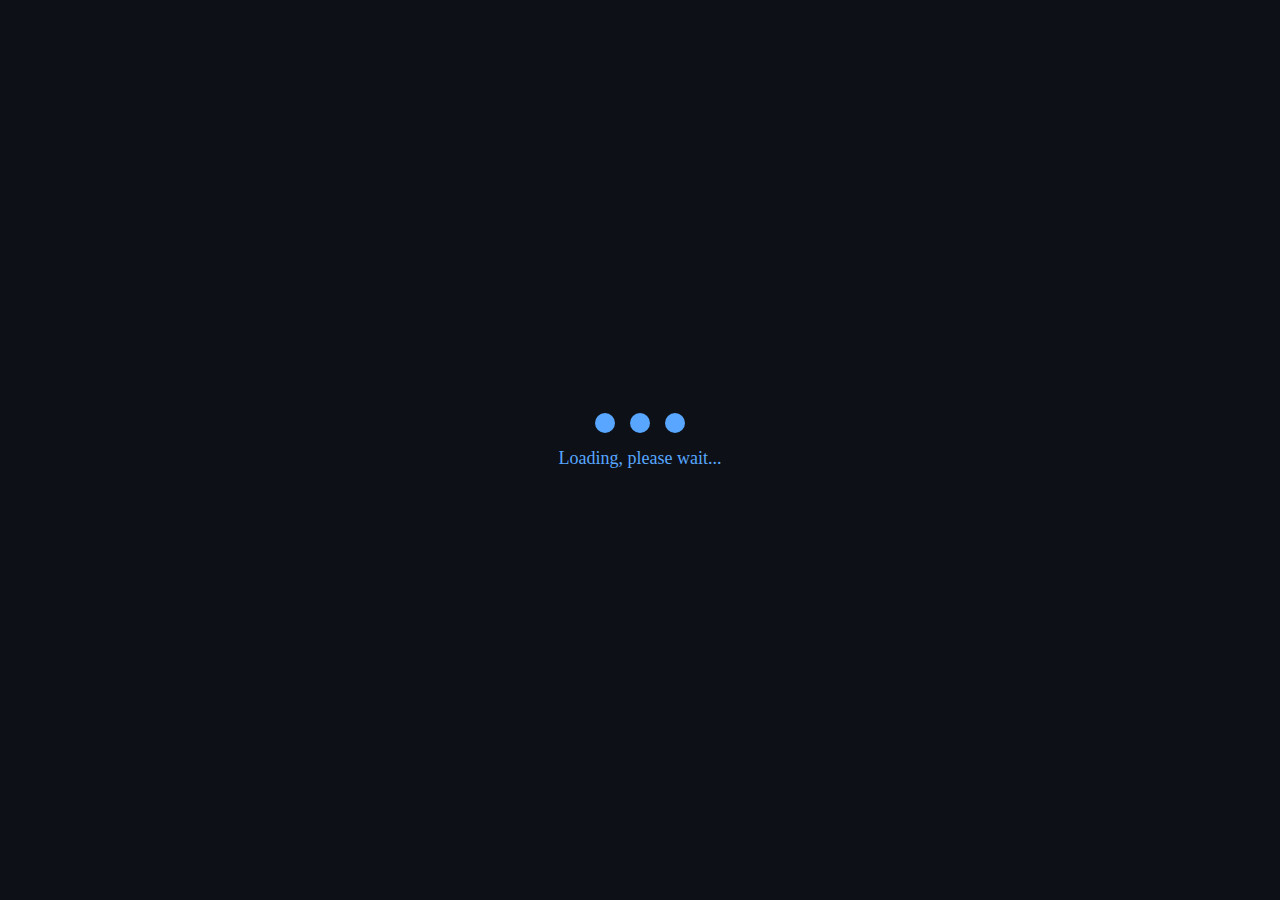
<file: index.html>
<!DOCTYPE html>
<html lang="en">
<head>
  <meta charset="UTF-8">
  <meta name="viewport" content="width=device-width, initial-scale=1.0"/>
  <title>Page Loader</title>
  <style>
    /* Fullscreen Loader Overlay */
    #pageLoader {
      position: fixed;
      top: 0;
      left: 0;
      width: 100%;
      height: 100%;
      background: #0d1117;
      display: flex;
      flex-direction: column;
      justify-content: center; 
      align-items: center;
      z-index: 9999;
      opacity: 1;
      transition: opacity 2s ease-out;
    }

    /* Hide Animation Class */
    #pageLoader.hidden {
      opacity: 0;
      pointer-events: none;
    }

    /* Dots Animation */
    .loader {
      display: flex;
      gap: 15px;
    }

    .loader .dot {
      width: 20px;
      height: 20px;
      background: #58a6ff;
      border-radius: 50%;
      animation: bounce 1s infinite alternate;
    }

    .loader .dot:nth-child(2) { 
      animation-delay: 0.2s; 
    }

    .loader .dot:nth-child(3) { 
      animation-delay: 0.4s; 
    }

    @keyframes bounce {
      from { transform: translateY(0); }
      to { transform: translateY(-15px); }
    }

    /* Loading Text */
    #pageLoader p {
      color: #58a6ff;
      font-size: 18px;
      margin-top: 15px;
    }

    /* Continue Button (Hidden Initially) */
    #continueBtn {
      margin-top: 25px;
      padding: 12px 25px;
      font-size: 18px;
      font-weight: bold;
      border: none;
      border-radius: 8px;
      background: linear-gradient(270deg, #ff004c, #ffb600, #00ff6a, #00c3ff, #7a00ff);
      background-size: 400% 400%;
      color: white;
      cursor: pointer;
      display: none;
      animation: rainbow 5s linear infinite;
    }

    @keyframes rainbow {
      0% { background-position: 0% 50%; }
      50% { background-position: 100% 50%; }
      100% { background-position: 0% 50%; }
    }

    #continueBtn:hover {
      transform: scale(1.05);
    }
  </style>
</head>
<body>

  <!-- Loader -->
  <div id="pageLoader">
    <div class="loader">
      <div class="dot"></div>
      <div class="dot"></div>
      <div class="dot"></div>
    </div>
    <p>Loading, please wait...</p>
    <button id="continueBtn" onclick="launchSite()">Continue</button>
  </div>

  <script>
    // Show button after 4 seconds
    setTimeout(() => {
      document.getElementById("continueBtn").style.display = "block";
    }, 4000);

    // Redirect to index.html when button is clicked
    function launchSite() {
      document.getElementById("pageLoader").classList.add("hidden");
      setTimeout(() => {
        window.location.href = "main.html"; // Change to your desired page
      }, 2000); // matches transition duration
    }
  </script>

</body>
</html>
</file>
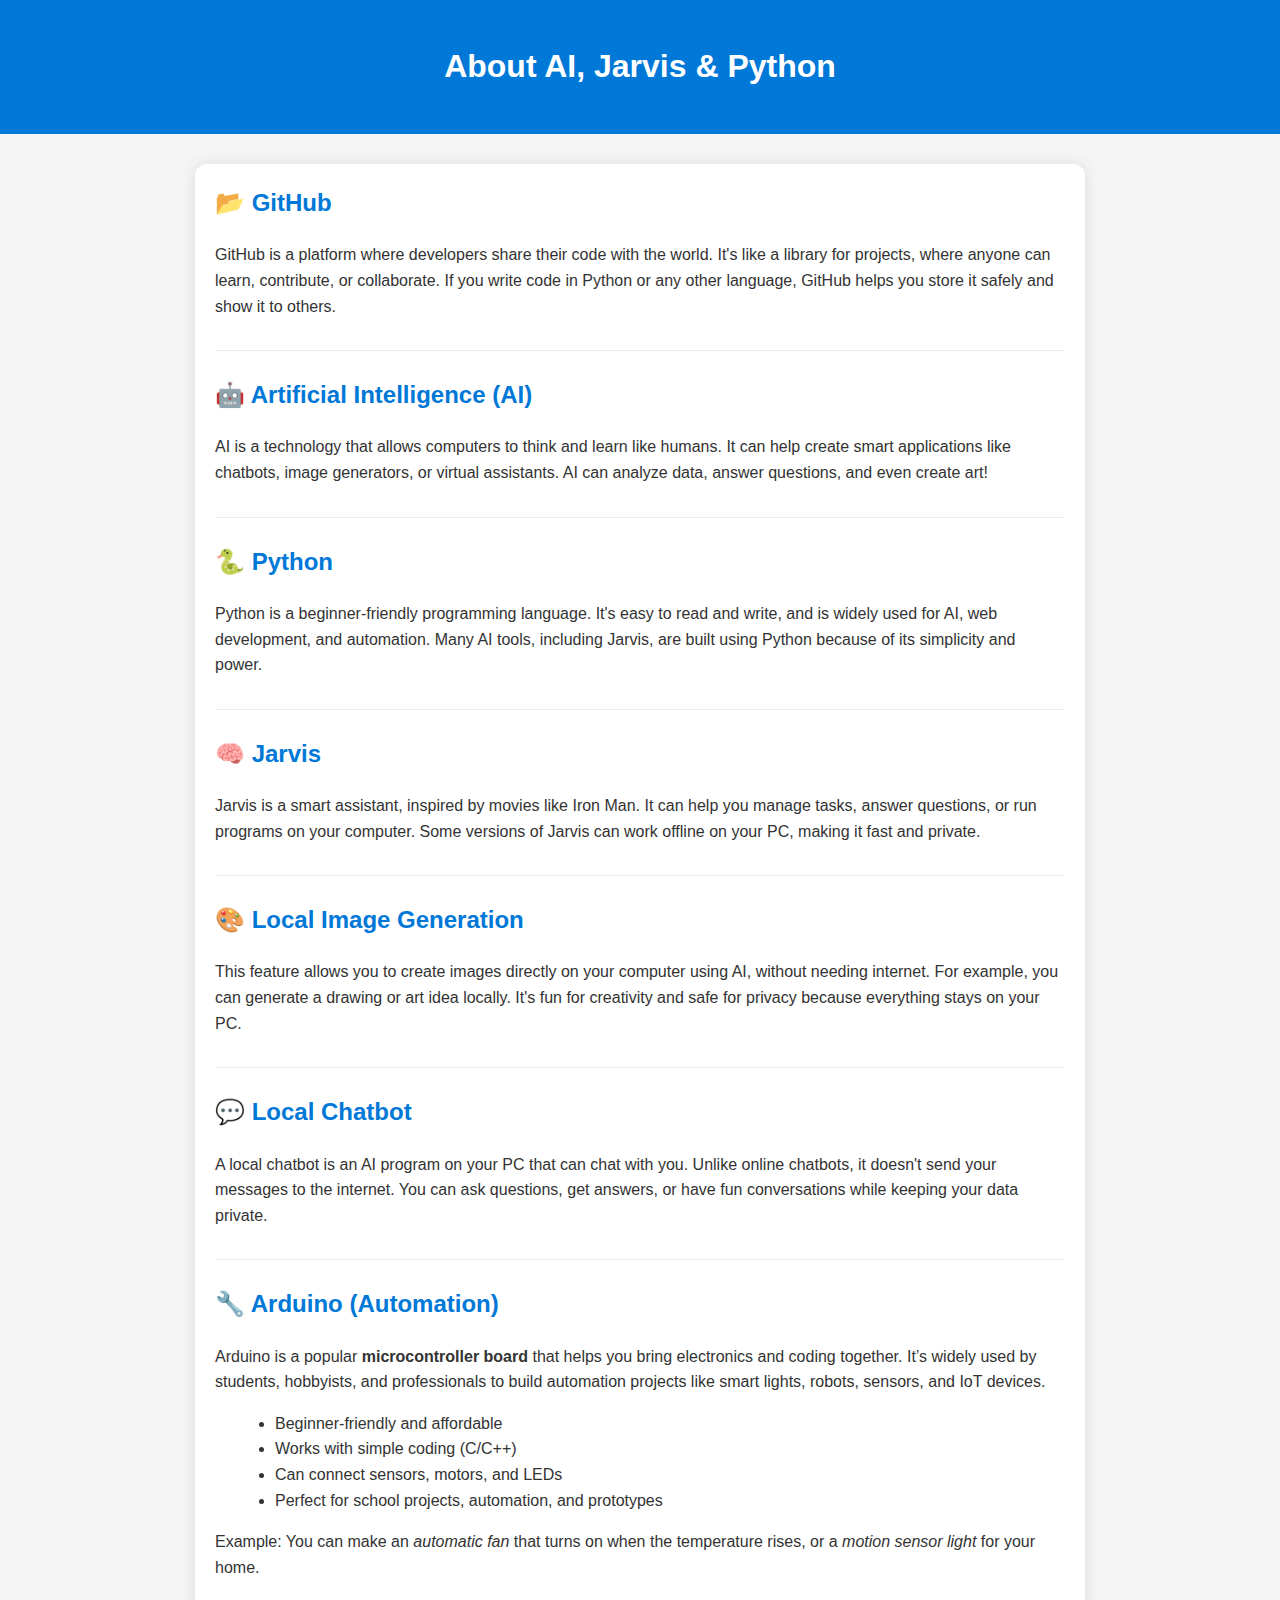
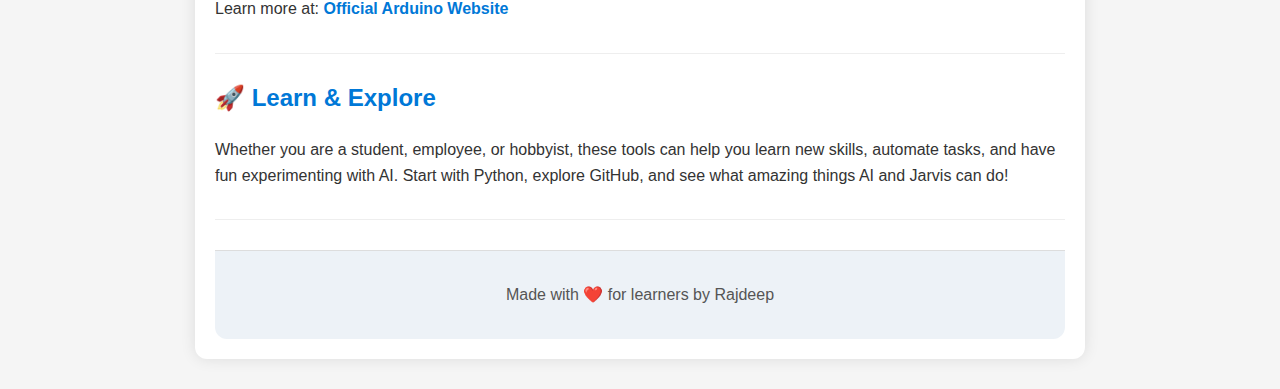
<file: about.html>
<!DOCTYPE html>
<html lang="en">
<head>
  <meta charset="UTF-8">
  <meta name="viewport" content="width=device-width, initial-scale=1.0">
  <title>About AI & Jarvis</title>
  <style>
    body {
      font-family: Arial, sans-serif;
      background-color: #f5f5f5;
      color: #333;
      line-height: 1.6;
      margin: 0;
      padding: 0;
    }
    header {
      background-color: #0078d7;
      color: white;
      padding: 20px 0;
      text-align: center;
    }
    main {
      max-width: 850px;
      margin: 30px auto;
      padding: 20px;
      background-color: white;
      box-shadow: 0px 0px 15px rgba(0,0,0,0.1);
      border-radius: 12px;
    }
    h2 {
      color: #0078d7;
      margin-top: 0;
    }
    section {
      margin-bottom: 25px;
      padding-bottom: 15px;
      border-bottom: 1px solid #eee;
    }
    section:last-child {
      border-bottom: none;
    }
    a {
      color: #0078d7;
      text-decoration: none;
      font-weight: bold;
    }
    a:hover {
      text-decoration: underline;
    }
    footer {
      text-align: center;
      margin-top: 30px;
      padding: 15px 0;
      color: #555;
      background-color: #edf2f7;
      border-top: 1px solid #ddd;
      border-radius: 0 0 12px 12px;
    }
    ul {
      margin: 10px 0 10px 20px;
    }
  </style>
</head>
<body>
  <header>
    <h1>About AI, Jarvis & Python</h1>
  </header>

  <main>
    <section>
      <h2>📂 GitHub</h2>
      <p>GitHub is a platform where developers share their code with the world. It's like a library for projects, where anyone can learn, contribute, or collaborate. If you write code in Python or any other language, GitHub helps you store it safely and show it to others.</p>
    </section>

    <section>
      <h2>🤖 Artificial Intelligence (AI)</h2>
      <p>AI is a technology that allows computers to think and learn like humans. It can help create smart applications like chatbots, image generators, or virtual assistants. AI can analyze data, answer questions, and even create art!</p>
    </section>

    <section>
      <h2>🐍 Python</h2>
      <p>Python is a beginner-friendly programming language. It's easy to read and write, and is widely used for AI, web development, and automation. Many AI tools, including Jarvis, are built using Python because of its simplicity and power.</p>
    </section>

    <section>
      <h2>🧠 Jarvis</h2>
      <p>Jarvis is a smart assistant, inspired by movies like Iron Man. It can help you manage tasks, answer questions, or run programs on your computer. Some versions of Jarvis can work offline on your PC, making it fast and private.</p>
    </section>

    <section>
      <h2>🎨 Local Image Generation</h2>
      <p>This feature allows you to create images directly on your computer using AI, without needing internet. For example, you can generate a drawing or art idea locally. It's fun for creativity and safe for privacy because everything stays on your PC.</p>
    </section>

    <section>
      <h2>💬 Local Chatbot</h2>
      <p>A local chatbot is an AI program on your PC that can chat with you. Unlike online chatbots, it doesn't send your messages to the internet. You can ask questions, get answers, or have fun conversations while keeping your data private.</p>
    </section>

    <section>
      <h2>🔧 Arduino (Automation)</h2>
      <p>
        Arduino is a popular <strong>microcontroller board</strong> that helps you bring
        electronics and coding together. It’s widely used by students, hobbyists,
        and professionals to build automation projects like smart lights,
        robots, sensors, and IoT devices.
      </p>
      <ul>
        <li>Beginner-friendly and affordable</li>
        <li>Works with simple coding (C/C++)</li>
        <li>Can connect sensors, motors, and LEDs</li>
        <li>Perfect for school projects, automation, and prototypes</li>
      </ul>
      <p>
        Example: You can make an <em>automatic fan</em> that turns on when the
        temperature rises, or a <em>motion sensor light</em> for your home.
      </p>
      <p>
        Learn more at:
        <a href="https://www.arduino.cc/" target="_blank">Official Arduino Website</a>
      </p>
    </section>

    <section>
      <h2>🚀 Learn & Explore</h2>
      <p>Whether you are a student, employee, or hobbyist, these tools can help you learn new skills, automate tasks, and have fun experimenting with AI. Start with Python, explore GitHub, and see what amazing things AI and Jarvis can do!</p>
    </section>

    <footer>
      <p>Made with ❤️ for learners by Rajdeep</p>
    </footer>
  </main>
</body>
</html>
</file>
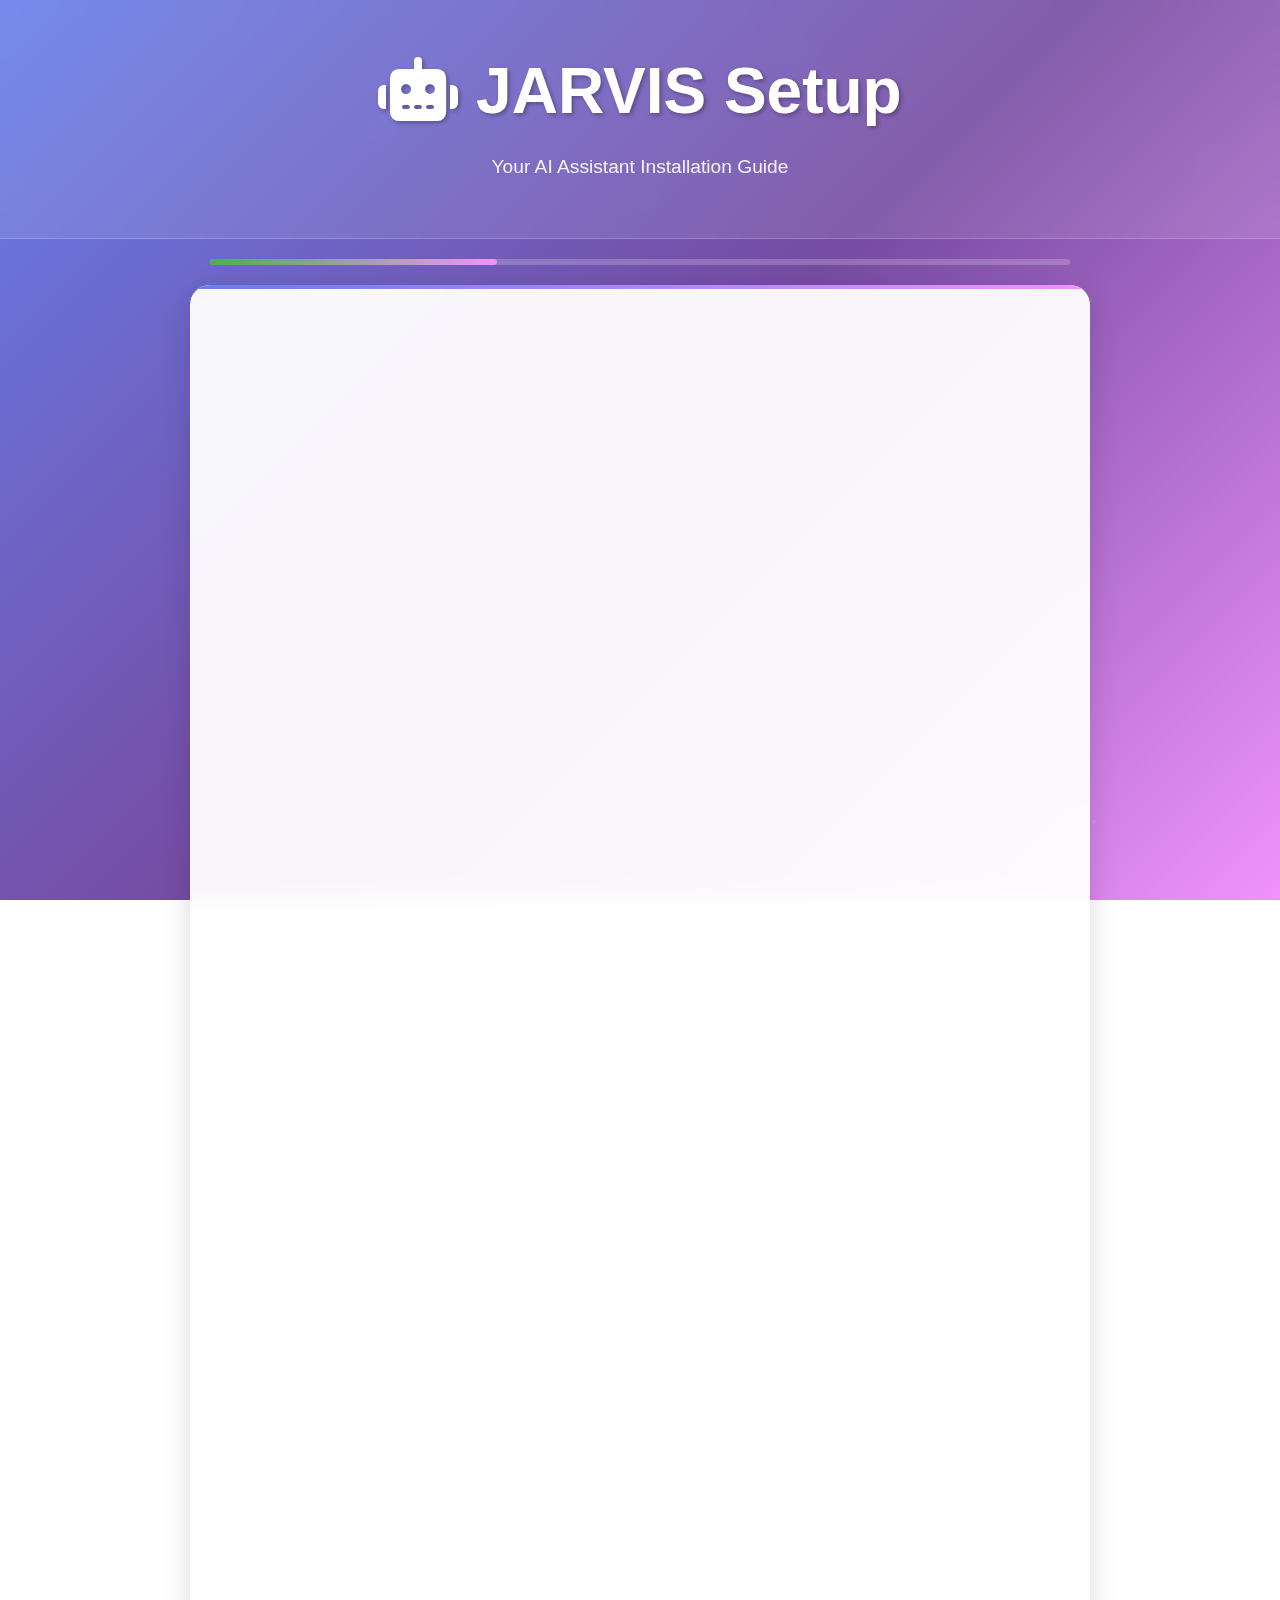
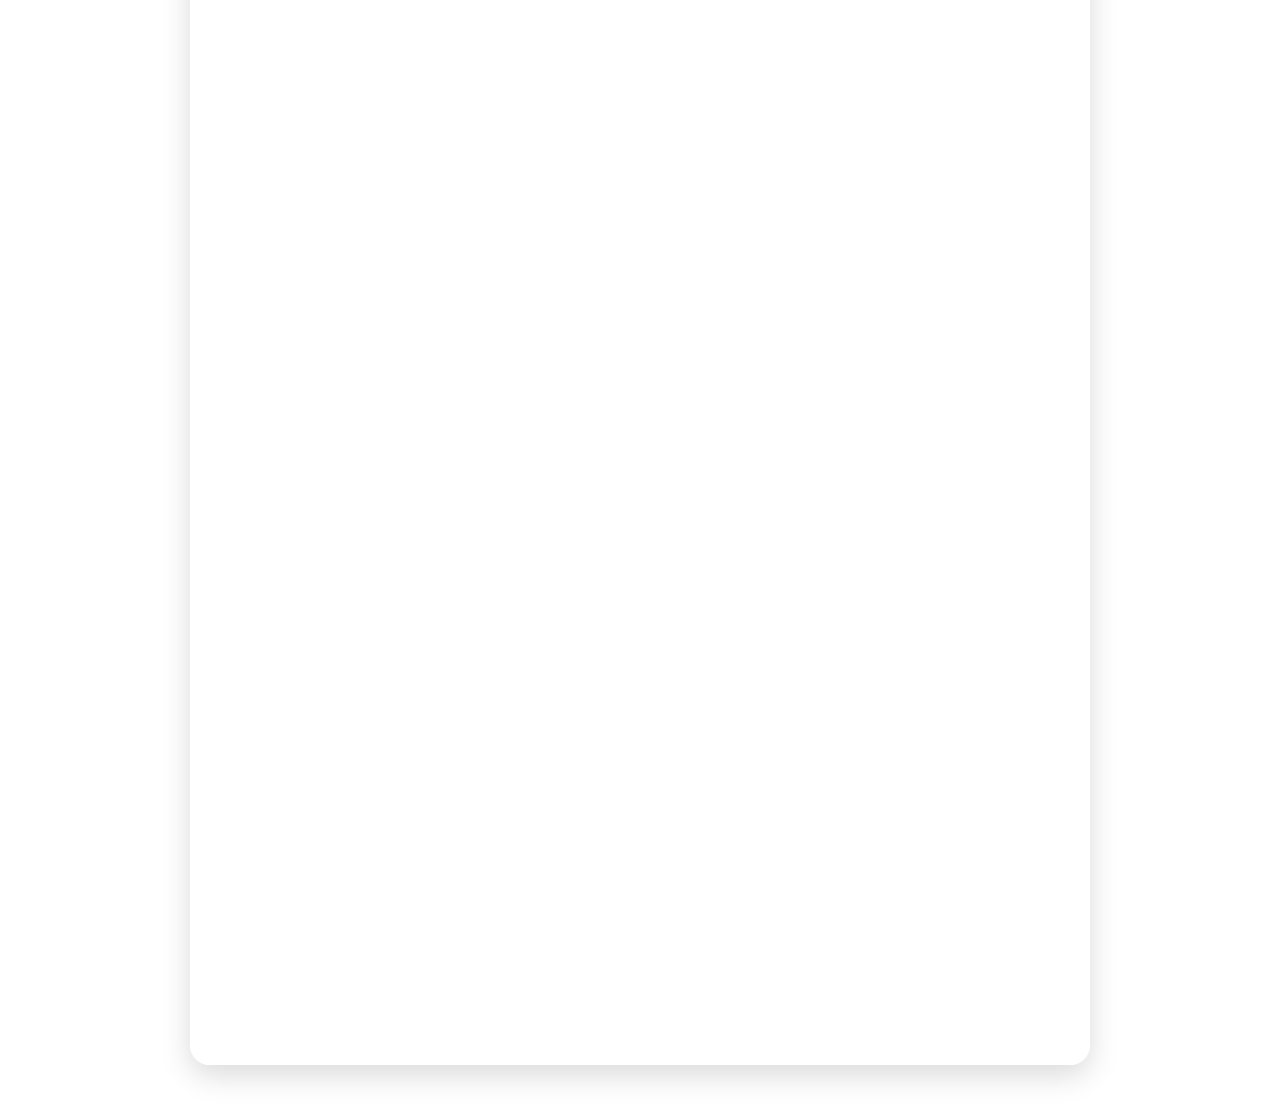
<file: Setup.html>
<!DOCTYPE html>
<!-- ============================= -->
<!-- Enhanced JARVIS Setup.html -->
<!-- ============================= -->
<html lang="en">
<head>
  <meta charset="UTF-8">
  <meta name="viewport" content="width=device-width, initial-scale=1.0" />
  <title>JARVIS Setup - AI Assistant Installation Guide</title>
  <link href="https://cdnjs.cloudflare.com/ajax/libs/font-awesome/6.4.0/css/all.min.css" rel="stylesheet">
  <style>
    :root {
      --primary-color: #667eea;
      --secondary-color: #764ba2;
      --accent-color: #f093fb;
      --success-color: #4CAF50;
      --warning-color: #ff9800;
      --error-color: #f44336;
      --text-primary: #2c3e50;
      --text-secondary: #7f8c8d;
      --bg-light: #f8f9ff;
      --shadow: 0 10px 30px rgba(0,0,0,0.15);
      --shadow-hover: 0 15px 40px rgba(0,0,0,0.25);
    }

    * {
      margin: 0;
      padding: 0;
      box-sizing: border-box;
    }

    body {
      font-family: 'Segoe UI', Tahoma, Geneva, Verdana, sans-serif;
      background: linear-gradient(135deg, var(--primary-color) 0%, var(--secondary-color) 50%, var(--accent-color) 100%);
      background-attachment: fixed;
      color: var(--text-primary);
      line-height: 1.6;
      min-height: 100vh;
    }

    /* Animated background particles */
    .bg-animation {
      position: fixed;
      top: 0;
      left: 0;
      width: 100%;
      height: 100%;
      pointer-events: none;
      z-index: -1;
    }

    .particle {
      position: absolute;
      background: rgba(255, 255, 255, 0.1);
      border-radius: 50%;
      animation: float 6s ease-in-out infinite;
    }

    @keyframes float {
      0%, 100% { transform: translateY(0px) rotate(0deg); opacity: 0.7; }
      50% { transform: translateY(-20px) rotate(180deg); opacity: 1; }
    }

    /* Header */
    .header {
      text-align: center;
      padding: 40px 20px;
      background: rgba(255, 255, 255, 0.1);
      -webkit-backdrop-filter: blur(10px); /* Vendor prefix first ✅ */
      backdrop-filter: blur(10px);         /* Standard property second ✅ */
      border-bottom: 1px solid rgba(255, 255, 255, 0.2);
    }

    .dashboard-title {
      font-size: clamp(2.5rem, 5vw, 4rem);
      font-weight: 700;
      color: #fff;
      text-shadow: 2px 2px 4px rgba(0,0,0,0.3);
      margin-bottom: 10px;
      animation: glow 2s ease-in-out infinite alternate;
    }

    @keyframes glow {
      from { text-shadow: 2px 2px 4px rgba(0,0,0,0.3), 0 0 20px rgba(255,255,255,0.2); }
      to { text-shadow: 2px 2px 4px rgba(0,0,0,0.3), 0 0 30px rgba(255,255,255,0.4); }
    }

    .subtitle {
      color: rgba(255, 255, 255, 0.9);
      font-size: 1.2rem;
      font-weight: 300;
    }

    /* Progress indicator */
    .progress-container {
      max-width: 900px;
      margin: 20px auto;
      padding: 0 20px;
    }

    .progress-bar {
      background: rgba(255, 255, 255, 0.2);
      height: 6px;
      border-radius: 3px;
      overflow: hidden;
    }

    .progress-fill {
      background: linear-gradient(90deg, var(--success-color), var(--accent-color));
      height: 100%;
      width: 0%;
      border-radius: 3px;
      transition: width 0.5s ease;
    }

    /* Main content */
    main {
      max-width: 900px;
      margin: 20px auto 40px;
      background: rgba(255, 255, 255, 0.95);
      -webkit-backdrop-filter: blur(10px); /* Safari and iOS Safari */
      backdrop-filter: blur(10px);         /* Other modern browsers */
      padding: 40px;
      border-radius: 20px;
      box-shadow: var(--shadow);
      transition: transform 0.3s ease, box-shadow 0.3s ease;
      position: relative;
      overflow: hidden;
    }

    main::before {
      content: '';
      position: absolute;
      top: 0;
      left: 0;
      right: 0;
      height: 4px;
      background: linear-gradient(90deg, var(--primary-color), var(--accent-color));
    }

    main:hover {
      transform: translateY(-5px);
      box-shadow: var(--shadow-hover);
    }

    /* Section styling */
    section {
      margin-bottom: 40px;
      animation: fadeInUp 0.6s ease forwards;
      opacity: 0;
      transform: translateY(20px);
    }

    section:nth-child(1) { animation-delay: 0.1s; }
    section:nth-child(2) { animation-delay: 0.2s; }
    section:nth-child(3) { animation-delay: 0.3s; }

    @keyframes fadeInUp {
      to {
        opacity: 1;
        transform: translateY(0);
      }
    }

    h2 {
      color: var(--primary-color);
      font-size: 1.8rem;
      font-weight: 600;
      margin-bottom: 20px;
      display: flex;
      align-items: center;
      gap: 10px;
    }

    h2::before {
      content: '';
      width: 4px;
      height: 30px;
      background: linear-gradient(135deg, var(--primary-color), var(--accent-color));
      border-radius: 2px;
    }

    p {
      color: var(--text-secondary);
      margin-bottom: 15px;
      font-size: 1.1rem;
    }

    /* Links */
    a {
      color: var(--primary-color);
      text-decoration: none;
      font-weight: 500;
      transition: all 0.3s ease;
      display: inline-flex;
      align-items: center;
      gap: 8px;
      padding: 8px 16px;
      background: var(--bg-light);
      border-radius: 8px;
    }

    a:hover {
      color: var(--secondary-color);
      background: var(--primary-color);
      color: white;
      transform: translateX(5px);
    }

    /* Code styling */
    code {
      background: linear-gradient(135deg, #f1f3f4, #e8eaed);
      color: var(--text-primary);
      padding: 4px 8px;
      border-radius: 6px;
      font-family: 'Fira Code', 'Courier New', monospace;
      font-size: 0.9rem;
      border: 1px solid rgba(0,0,0,0.1);
      font-weight: 500;
    }

    /* Enhanced ordered list */
    ol {
      counter-reset: step-counter;
      list-style: none;
      padding: 0;
    }

    ol li {
      counter-increment: step-counter;
      margin-bottom: 20px;
      padding: 20px;
      background: var(--bg-light);
      border-radius: 12px;
      border-left: 4px solid var(--primary-color);
      position: relative;
      transition: all 0.3s ease;
    }

    ol li:hover {
      background: white;
      box-shadow: 0 5px 15px rgba(0,0,0,0.1);
      transform: translateX(5px);
    }

    ol li::before {
      content: counter(step-counter);
      position: absolute;
      left: -20px;
      top: 50%;
      transform: translateY(-50%);
      background: var(--primary-color);
      color: white;
      width: 40px;
      height: 40px;
      border-radius: 50%;
      display: flex;
      align-items: center;
      justify-content: center;
      font-weight: bold;
      font-size: 1.2rem;
      box-shadow: 0 4px 10px rgba(102, 126, 234, 0.3);
    }

    /* Enhanced Accordion */
    .accordion {
      background: linear-gradient(135deg, var(--bg-light), white);
      color: var(--text-primary);
      cursor: pointer;
      padding: 20px 24px;
      width: 100%;
      border: none;
      text-align: left;
      outline: none;
      font-size: 1.1rem;
      font-weight: 600;
      transition: all 0.3s cubic-bezier(0.4, 0, 0.2, 1);
      border-radius: 12px;
      margin: 10px 0;
      border: 2px solid transparent;
      position: relative;
      display: flex;
      align-items: center;
      justify-content: space-between;
    }

    .accordion::after {
      content: '\f107';
      font-family: 'Font Awesome 5 Free';
      font-weight: 900;
      font-size: 1.2rem;
      color: var(--primary-color);
      transition: transform 0.3s ease;
    }

    .accordion:hover {
      background: linear-gradient(135deg, var(--primary-color), var(--secondary-color));
      color: white;
      border-color: var(--accent-color);
      transform: translateY(-2px);
      box-shadow: 0 8px 25px rgba(102, 126, 234, 0.3);
    }

    .accordion:hover::after {
      color: white;
    }

    .accordion.active {
      background: linear-gradient(135deg, var(--primary-color), var(--secondary-color));
      color: white;
      border-color: var(--accent-color);
    }

    .accordion.active::after {
      transform: rotate(180deg);
      color: white;
    }

    .panel {
      padding: 0;
      background: white;
      max-height: 0;
      overflow: hidden;
      transition: all 0.4s cubic-bezier(0.4, 0, 0.2, 1);
      border-radius: 0 0 12px 12px;
      border: 2px solid transparent;
      border-top: none;
    }

    .panel.active {
      max-height: 300px;
      padding: 24px;
      border-color: var(--bg-light);
      box-shadow: inset 0 4px 10px rgba(0,0,0,0.05);
    }

    .panel p {
      margin: 0;
      color: var(--text-secondary);
      font-size: 1rem;
    }

    /* Status indicators */
    .status-indicator {
      display: inline-flex;
      align-items: center;
      gap: 8px;
      padding: 6px 12px;
      border-radius: 20px;
      font-size: 0.9rem;
      font-weight: 500;
      margin-left: 10px;
    }

    .status-success {
      background: rgba(76, 175, 80, 0.1);
      color: var(--success-color);
      border: 1px solid rgba(76, 175, 80, 0.3);
    }

    .status-warning {
      background: rgba(255, 152, 0, 0.1);
      color: var(--warning-color);
      border: 1px solid rgba(255, 152, 0, 0.3);
    }

    /* Responsive design */
    @media (max-width: 768px) {
      main {
        margin: 10px;
        padding: 20px;
        border-radius: 15px;
      }

      .dashboard-title {
        font-size: 2.5rem;
      }

      ol li {
        padding: 15px;
        padding-left: 25px;
      }

      ol li::before {
        left: -15px;
        width: 30px;
        height: 30px;
        font-size: 1rem;
      }

      .accordion {
        padding: 15px 18px;
        font-size: 1rem;
      }
    }

    /* Loading animation */
    .loading {
      display: inline-block;
      width: 20px;
      height: 20px;
      border: 2px solid rgba(255,255,255,.3);
      border-radius: 50%;
      border-top-color: white;
      animation: spin 1s ease-in-out infinite;
    }

    @keyframes spin {
      to { transform: rotate(360deg); }
    }

    /* Smooth scrolling */
    html {
      scroll-behavior: smooth;
    }

    /* Copy button for code */
    .code-container {
      position: relative;
      display: inline-block;
    }

    .copy-btn {
      position: absolute;
      right: -40px;
      top: 50%;
      transform: translateY(-50%);
      background: var(--primary-color);
      color: white;
      border: none;
      border-radius: 4px;
      padding: 4px 8px;
      cursor: pointer;
      font-size: 0.8rem;
      opacity: 0;
      transition: opacity 0.3s ease;
    }

    .code-container:hover .copy-btn {
      opacity: 1;
    }
  </style>
</head>
<body>
  <!-- Animated background -->
  <div class="bg-animation" id="bgAnimation"></div>

  <!-- Header -->
  <header class="header">
    <h1 class="dashboard-title">
      <i class="fas fa-robot"></i> JARVIS Setup
    </h1>
    <p class="subtitle">Your AI Assistant Installation Guide</p>
  </header>

  <!-- Progress bar -->
  <div class="progress-container">
    <div class="progress-bar">
      <div class="progress-fill" id="progressFill"></div>
    </div>
  </div>

  <main>
    <section>
      <h2>
        <i class="fas fa-download"></i>
        Get the Latest Release
        <span class="status-indicator status-success">
          <i class="fas fa-check-circle"></i>
          Required
        </span>
      </h2>
      <p>Download the 3.1.0 amd 64 bit version of Python from this link. Python 3.10.0 is required for optimal JARVIS performance.Check msinfo32 by run dialog(Windows + R)</p>
      <a href="https://www.python.org/ftp/python/3.10.8/python-3.10.8-amd64.exe" target="_blank" rel="noopener">
        <i class="fab fa-python"></i>
        3.10.0 Python.exe installer(64-bit)
        <i class="fas fa-external-link-alt"></i>
      </a>
      <p>Download the 3.1.0 amd 32 bit version of Python from this link. Python 3.10.0 is required for optimal JARVIS performance.</p>
      <a href="https://www.python.org/ftp/python/3.10.8/python-3.10.8-arm32.exe" target="_blank" rel="noopener">
        <i class="fab fa-python"></i>
        3.10.0 Python.exe installer(32-bit)
        <i class="fas fa-external-link-alt"></i>
      </a>
    </section>


     <!--Installation instruction-->
   


    <section>
  <h2>
    <i class="fas fa-cog"></i>
    Installation Instructions
    <span class="status-indicator status-warning">
      <i class="fas fa-exclamation-triangle"></i>
      Step by step
    </span>
  </h2>

  <ol>
    <li>
    <strong> Python:</strong>  
      Ensure Python 3.10.0 is installed.
      <ol>
      <li>
        <strong>Download Python:</strong> 
        Get <code>python-3.10.0.exe</code> from the link given above.
      </li>
      <li>
        <strong>Install Python:</strong>   
        Ensure Python 3.10.0 is installed.  
        <strong>Important:</strong> ✅ Check <em>"Add Python to PATH"</em> during installation.
      </li>
      </ol>
    </li>  
    <li>
      <strong>Download VS Code:</strong>
      <a href="VSCodeUserSetup-x64-1.99.2.exe" download="VSCodeUserSetup-x64-1.99.2.exe">
        VS Code Setup
      </a> and install it manually.
    </li>
    <li>
      <strong>Setup VS Code:</strong>  
      After installation, open VS Code (search with <kbd>Windows + S</kbd>, run as administrator).  
      Inside VS Code:
      <ol>
        <li>
          Open
           <strong>PowerShell</strong> 
           and navigate to your 
           <code>Jarvis</code> 
           folder.
        </li>
        <li>
          Go to the Extensions tab (<kbd>Ctrl + Shift + X</kbd>).</li>
        <li>Search for <strong>Python</strong> and install the official Microsoft extension.</li>
      </ol>
    </li>

    <li>
      <strong>Create Virtual Environment:</strong>  
      Navigate (cd) to your Jarvis location in VS Code terminal and run:  
      <code>python -m venv venv</code>
    </li>

    <li>
      <strong>Get JARVIS:</strong> Download the ZIP file or clone the project from  
      <a href="https://github.com/raj0793/jarvis.ai.in/releases" target="_blank" rel="noopener">
        <i class="fab fa-github"></i> GitHub Repository
      </a>.
    </li>

    <li>
      <strong>Extract Project:</strong>  
      Extract the ZIP file or navigate to the cloned folder in your custom location.
    </li>

    <li>
      <strong>Run Setup:</strong>  
      Inside the folder, run <code>setup.exe</code>.
    </li>

    <li>
      <strong>Install Dependencies:</strong>  
      Run in your virtual environment:
      <span class="code-container">
        <code>pip install -r requirements.txt</code>
        <button class="copy-btn" onclick="copyToClipboard('pip install -r requirements.txt')" title="Copy installation command">
          <i class="fas fa-copy"></i>
        </button>
      </span>
    </li>

    <li>
      <strong>Launch JARVIS:</strong>  
      Start your AI assistant with:
      <span class="code-container">
        <code>python AI_main.py</code>
        <button class="copy-btn" onclick="copyToClipboard('python AI_main.py')" title="Copy launch command">
          <i class="fas fa-copy"></i>
        </button>
      </span>
    </li>

    <li>
      <strong>Pro Tips:</strong>  
      If you find manual setup boring, use:
      <a href="Jarvis_installer.ps1" download="Jarvis_installer.ps1">
        Jarvis_installer.ps1
      </a>.  
      Run it in PowerShell (Right-click → Run as Administrator) to automatically download, install, and configure everything.
    </li>
  </ol>
</section>








    <section>
      <h2>
        <i class="fas fa-tools"></i>
        Troubleshooting
      </h2>
      
      <button class="accordion" onclick="toggleAccordion(this)" aria-expanded="false">
        <span><i class="fas fa-question-circle"></i> Python not recognized in terminal?</span>
      </button>
      <div class="panel">
        <p><strong>Solution:</strong> Make sure you selected "Add Python to PATH" during installation. If you missed this step, reinstall Python and ensure the PATH option is checked. You can verify the installation by running <code>python --version</code> in your terminal.</p>
      </div>

      <button class="accordion" onclick="toggleAccordion(this)" aria-expanded="false">
        <span><i class="fas fa-exclamation-triangle"></i> Dependencies installation failed?</span>
      </button>
      <div class="panel">
        <p><strong>Solution:</strong> First, upgrade pip by running <code>pip install --upgrade pip</code>, then retry <code>pip install -r requirements.txt</code>. If issues persist, try using <code>python -m pip install -r requirements.txt</code> instead.</p>
      </div>

      <button class="accordion" onclick="toggleAccordion(this)" aria-expanded="false">
        <span><i class="fas fa-bug"></i> JARVIS won't start or crashes?</span>
      </button>
      <div class="panel">
        <p><strong>Solution:</strong> Check that all dependencies are properly installed and your Python version is 3.10+. Review the console output for specific error messages. Common issues include missing API keys or audio device permissions.</p>
      </div>

      <button class="accordion" onclick="toggleAccordion(this)" aria-expanded="false">
        <span><i class="fas fa-life-ring"></i> Still facing issues?</span>
      </button>
      <div class="panel">
        <p><strong>Get Help:</strong> Visit our <a href="https://github.com/raj0793/jarvis.ai.in/issues" target="_blank" rel="noopener noreferrer"><i class="fab fa-github"></i> GitHub Issues</a> page to report bugs or get community support. Include your error messages and system information for faster resolution.</p>
      </div>
    </section>
  </main>

  <script>
    // Enhanced accordion functionality
    function toggleAccordion(element) {
      const panel = element.nextElementSibling;
      const isActive = element.classList.contains('active');
      
      // Close all accordions
      document.querySelectorAll('.accordion').forEach(acc => {
        acc.classList.remove('active');
        acc.setAttribute('aria-expanded', 'false');
      });
      document.querySelectorAll('.panel').forEach(p => {
        p.classList.remove('active');
      });
      
      // Open clicked accordion if it wasn't active
      if (!isActive) {
        element.classList.add('active');
        element.setAttribute('aria-expanded', 'true');
        panel.classList.add('active');
        updateProgress();
      }
    }

    // Copy to clipboard functionality
    function copyToClipboard(text) {
      navigator.clipboard.writeText(text).then(() => {
        showNotification('Copied to clipboard!', 'success');
      }).catch(() => {
        // Fallback for older browsers
        const textArea = document.createElement('textarea');
        textArea.value = text;
        document.body.appendChild(textArea);
        textArea.select();
        document.execCommand('copy');
        document.body.removeChild(textArea);
        showNotification('Copied to clipboard!', 'success');
      });
    }

    // Show notification
    function showNotification(message, type = 'info') {
      const notification = document.createElement('div');
      notification.textContent = message;
      notification.style.cssText = `
        position: fixed;
        top: 20px;
        right: 20px;
        background: ${type === 'success' ? '#4CAF50' : '#2196F3'};
        color: white;
        padding: 12px 24px;
        border-radius: 8px;
        box-shadow: 0 4px 12px rgba(0,0,0,0.2);
        z-index: 1000;
        animation: slideIn 0.3s ease;
      `;
      document.body.appendChild(notification);
      setTimeout(() => {
        notification.style.animation = 'slideOut 0.3s ease forwards';
        setTimeout(() => notification.remove(), 300);
      }, 2000);
    }

    // Progress bar update
    function updateProgress() {
      const totalSections = document.querySelectorAll('section').length;
      const viewedSections = document.querySelectorAll('.accordion.active').length;
      const progress = Math.min(((viewedSections + 1) / totalSections) * 100, 100);
      document.getElementById('progressFill').style.width = progress + '%';
    }

    // Animated background particles
    function createParticles() {
      const container = document.getElementById('bgAnimation');
      const particleCount = window.innerWidth < 768 ? 15 : 25;
      
      for (let i = 0; i < particleCount; i++) {
        const particle = document.createElement('div');
        particle.classList.add('particle');
        
        const size = Math.random() * 6 + 2;
        const left = Math.random() * 100;
        const animationDuration = Math.random() * 4 + 4;
        const animationDelay = Math.random() * 2;
        
        particle.style.cssText = `
          width: ${size}px;
          height: ${size}px;
          left: ${left}%;
          top: ${Math.random() * 100}%;
          animation-duration: ${animationDuration}s;
          animation-delay: ${animationDelay}s;
        `;
        
        container.appendChild(particle);
      }
    }

    // Intersection Observer for animations
    function setupScrollAnimations() {
      const observer = new IntersectionObserver((entries) => {
        entries.forEach(entry => {
          if (entry.isIntersecting) {
            entry.target.style.animationPlayState = 'running';
          }
        });
      }, { threshold: 0.1 });

      document.querySelectorAll('section').forEach(section => {
        observer.observe(section);
      });
    }

    // Keyboard navigation for accordions
    document.addEventListener('keydown', (e) => {
      if (e.key === 'Enter' || e.key === ' ') {
        if (e.target.classList.contains('accordion')) {
          e.preventDefault();
          toggleAccordion(e.target);
        }
      }
    });

    // Initialize on page load
    document.addEventListener('DOMContentLoaded', () => {
      createParticles();
      setupScrollAnimations();
      updateProgress();
      
      // Add CSS animations
      const style = document.createElement('style');
      style.textContent = `
        @keyframes slideIn {
          from { transform: translateX(100%); opacity: 0; }
          to { transform: translateX(0); opacity: 1; }
        }
        @keyframes slideOut {
          from { transform: translateX(0); opacity: 1; }
          to { transform: translateX(100%); opacity: 0; }
        }
      `;
      document.head.appendChild(style);
    });

    // Handle window resize for particles
    window.addEventListener('resize', () => {
      const container = document.getElementById('bgAnimation');
      container.innerHTML = '';
      createParticles();
    });
  </script>
</body>
</html>
</file>
